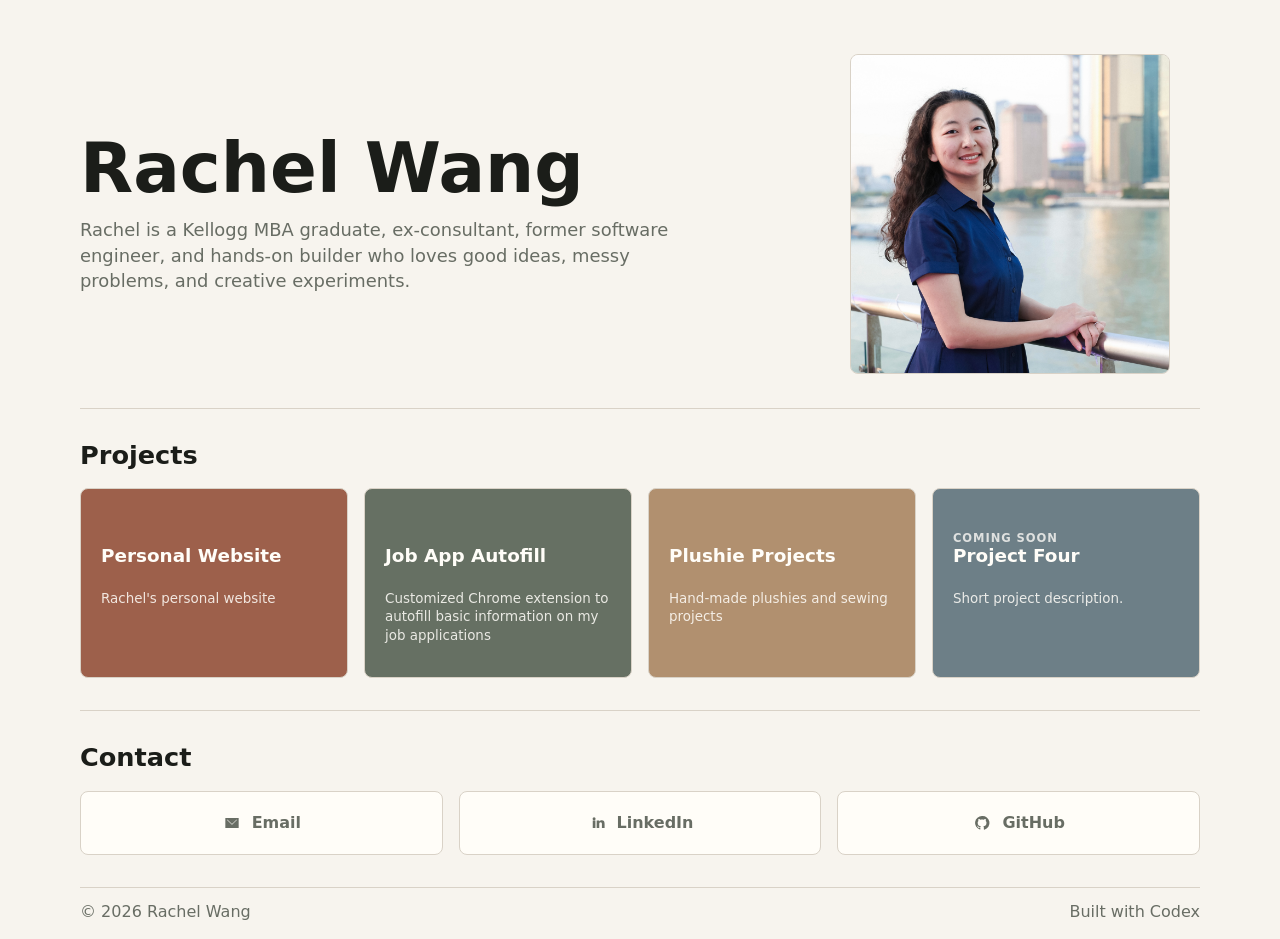
<file: index.html>
<!DOCTYPE html>
<html lang="en">
<head>
  <meta charset="UTF-8">
  <meta name="viewport" content="width=device-width, initial-scale=1.0">
  <meta name="description" content="Rachel Wang's personal website and project portfolio.">
  <title>Rachel Wang</title>
  <link rel="stylesheet" href="styles.css">
</head>
<body>
  <main id="top">
    <section class="intro" aria-labelledby="intro-title">
      <div class="intro-copy">
        <h1 id="intro-title">Rachel Wang</h1>
        <p class="intro-line">Rachel is a Kellogg MBA graduate, ex-consultant, former software engineer, and hands-on builder who loves good ideas, messy problems, and creative experiments.</p>
      </div>
      <figure class="intro-image">
        <img src="assets/IMG_7896.jpg" alt="Rachel Wang headshot.">
      </figure>
    </section>

    <section class="projects" id="projects" aria-labelledby="projects-title">
      <h2 id="projects-title">Projects</h2>
      <div class="project-grid">
        <a class="project-card project-card-one" href="https://github.com/RachelWrw/personal-website" target="_blank" rel="noreferrer">
          <span></span>
          <h3>Personal Website</h3>
          <p>Rachel's personal website</p>
        </a>
        <a class="project-card project-card-two" href="https://github.com/RachelWrw/application-autofill" target="_blank" rel="noreferrer">
          <span></span>
          <h3>Job App Autofill</h3>
          <p>Customized Chrome extension to autofill basic information on my job applications</p>
        </a>
        <a class="project-card project-card-three" href="plushie-projects.html">
          <span></span>
          <h3>Plushie Projects</h3>
          <p>Hand-made plushies and sewing projects</p>
        </a>
        <a class="project-card project-card-four" href="#" target="_blank" rel="noreferrer">
          <span>Coming soon</span>
          <h3>Project Four</h3>
          <p>Short project description.</p>
        </a>
      </div>
    </section>

    <section class="contact" id="contact" aria-labelledby="contact-title">
      <h2 id="contact-title">Contact</h2>
      <div class="contact-grid">
        <a href="mailto:rachel.wang2@kellogg.northwestern.edu" target="_blank" rel="noreferrer">
          <svg aria-hidden="true" viewBox="0 0 24 24"><path d="M4 6h16v12H4V6Zm8 7.1L6.7 8H5.8l6.2 6 6.2-6h-.9L12 13.1Z"/></svg>
          <span>Email</span>
        </a>
        <a href="https://www.linkedin.com/in/rachel-ruiqi-wang/" target="_blank" rel="noreferrer">
          <svg aria-hidden="true" viewBox="0 0 24 24"><path d="M6.9 8.9h3.2V18H6.9V8.9ZM8.5 5a1.8 1.8 0 1 1 0 3.6A1.8 1.8 0 0 1 8.5 5Zm3.2 3.9h3v1.2h.1c.4-.8 1.4-1.5 2.8-1.5 3 0 3.5 1.9 3.5 4.5V18h-3.2v-4.4c0-1.1 0-2.4-1.5-2.4s-1.7 1.1-1.7 2.3V18h-3.1V8.9Z"/></svg>
          <span>LinkedIn</span>
        </a>
        <a href="https://github.com/RachelWrw" target="_blank" rel="noreferrer">
          <svg aria-hidden="true" viewBox="0 0 24 24"><path d="M12 3.7a8.3 8.3 0 0 0-2.6 16.2c.4.1.6-.2.6-.4v-1.5c-2.3.5-2.8-1-2.8-1-.4-.9-.9-1.1-.9-1.1-.8-.5.1-.5.1-.5.8.1 1.3.9 1.3.9.7 1.3 2 1 2.4.7.1-.5.3-1 .5-1.2-1.8-.2-3.8-.9-3.8-4.1 0-.9.3-1.6.9-2.2-.1-.2-.4-1 .1-2.2 0 0 .7-.2 2.3.8.7-.2 1.3-.3 2-.3s1.4.1 2 .3c1.6-1 2.3-.8 2.3-.8.5 1.2.2 2 .1 2.2.6.6.9 1.3.9 2.2 0 3.2-1.9 3.9-3.8 4.1.3.3.6.8.6 1.6v2.2c0 .2.2.5.6.4A8.3 8.3 0 0 0 12 3.7Z"/></svg>
          <span>GitHub</span>
        </a>
      </div>
    </section>
  </main>

  <footer class="site-footer">
    <p>&copy; <span id="year"></span> Rachel Wang</p>
    <p>Built with Codex</p>
  </footer>

  <script src="script.js"></script>
</body>
</html>
</file>
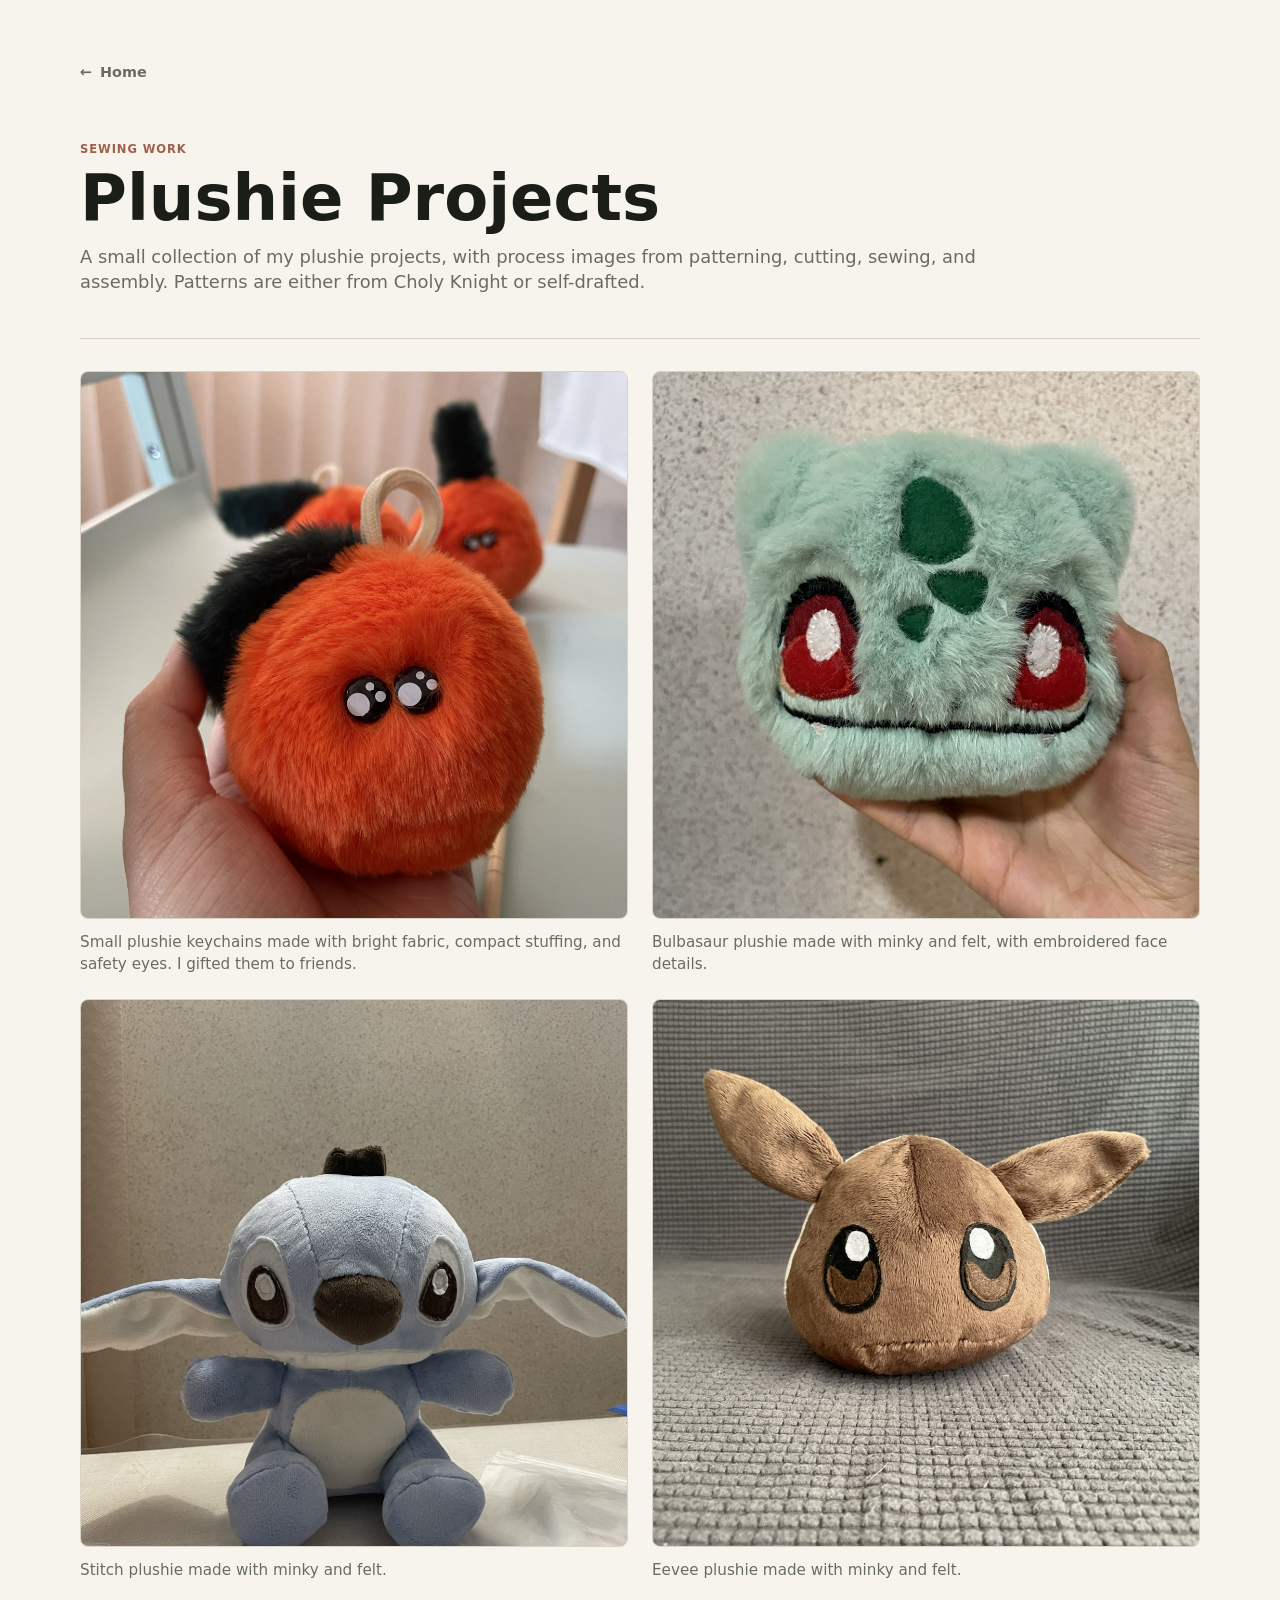
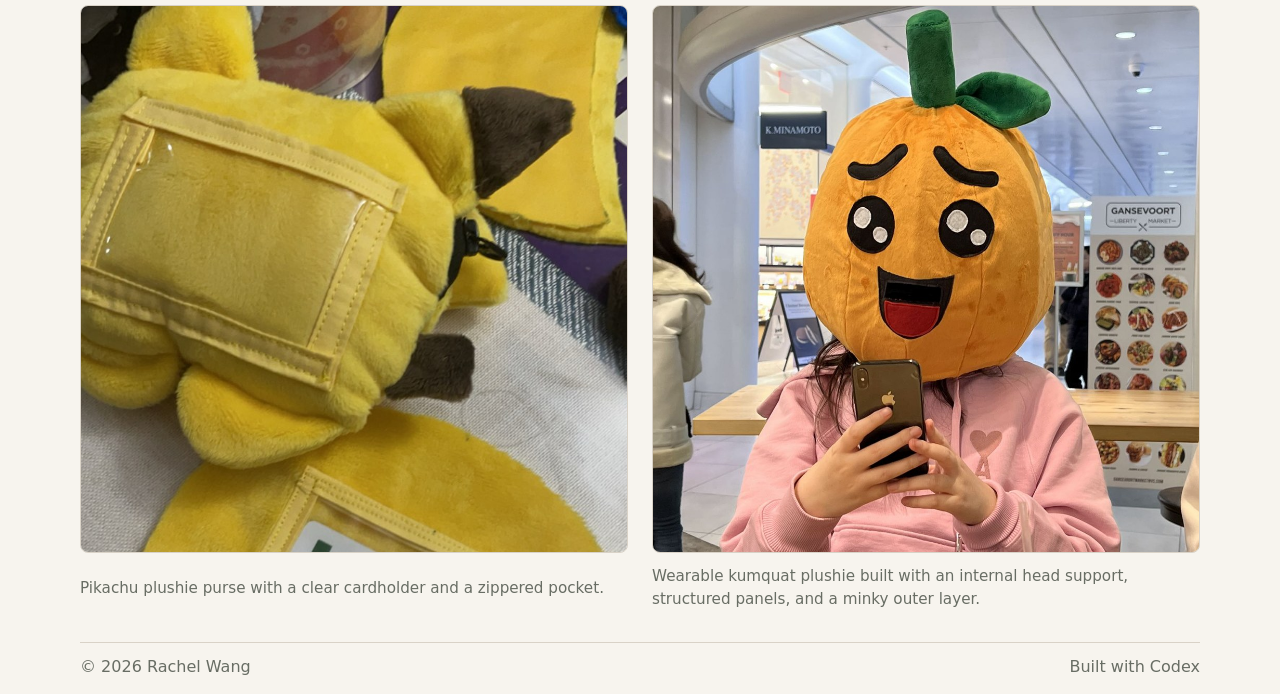
<file: plushie-projects.html>
<!DOCTYPE html>
<html lang="en">
<head>
  <meta charset="UTF-8">
  <meta name="viewport" content="width=device-width, initial-scale=1.0">
  <meta name="description" content="Rachel Wang's plushie sewing projects and process photos.">
  <title>Plushie Projects | Rachel Wang</title>
  <link rel="stylesheet" href="styles.css">
</head>
<body>
  <main class="project-page">
    <a class="back-link" href="index.html" aria-label="Back to home">
      <span aria-hidden="true">&larr;</span>
      <span>Home</span>
    </a>

    <section class="project-page-hero" aria-labelledby="plushie-title">
      <p class="project-kicker">Sewing Work</p>
      <h1 id="plushie-title">Plushie Projects</h1>
      <p class="intro-line">A small collection of my plushie projects, with process images from patterning, cutting, sewing, and assembly. Patterns are either from <a href="http://cholyknight.com/plushies/" target="_blank" rel="noreferrer">Choly Knight</a> or self-drafted.</p>
    </section>

    <section class="plushie-gallery" aria-label="Completed plushie projects">
      <article class="plushie-card">
        <div class="plushie-image" tabindex="0">
          <img class="plushie-final" src="assets/plushie-projects/keychain/final.jpg" alt="Finished orange plushie keychain.">
          <div class="plushie-progress" aria-hidden="true">
            <img class="plushie-progress-image" src="assets/plushie-projects/keychain/progress-1.jpg" alt="">
          </div>
        </div>
        <p>Small plushie keychains made with bright fabric, compact stuffing, and safety eyes. I gifted them to friends.</p>
      </article>

      <article class="plushie-card">
        <div class="plushie-image" tabindex="0">
          <img class="plushie-final" src="assets/plushie-projects/bulbasaur/final.jpg" alt="Finished Bulbasaur plushie.">
          <div class="plushie-progress" aria-hidden="true">
            <img class="plushie-progress-image" src="assets/plushie-projects/bulbasaur/progress-1.jpg" alt="">
            <img class="plushie-progress-image" src="assets/plushie-projects/bulbasaur/progress-2.jpg" alt="">
          </div>
        </div>
        <p>Bulbasaur plushie made with minky and felt, with embroidered face details.</p>
      </article>

      <article class="plushie-card">
        <div class="plushie-image" tabindex="0">
          <img class="plushie-final" src="assets/plushie-projects/stitch/final.jpg" alt="Finished Stitch plushie.">
          <div class="plushie-progress" aria-hidden="true">
            <img class="plushie-progress-image" src="assets/plushie-projects/stitch/progress-1.jpg" alt="">
            <img class="plushie-progress-image" src="assets/plushie-projects/stitch/progress-2.jpg" alt="">
            <img class="plushie-progress-image" src="assets/plushie-projects/stitch/progress-3.jpg" alt="">
          </div>
        </div>
        <p>Stitch plushie made with minky and felt.</p>
      </article>

      <article class="plushie-card">
        <div class="plushie-image" tabindex="0">
          <img class="plushie-final" src="assets/plushie-projects/eevee/final.jpg" alt="Finished Eevee plushie.">
        </div>
        <p>Eevee plushie made with minky and felt.</p>
      </article>

      <article class="plushie-card">
        <div class="plushie-image pikachu-image" tabindex="0">
          <img class="plushie-final" src="assets/plushie-projects/pikachu/final.jpg" alt="Finished Pikachu plushie bag.">
          <div class="plushie-progress" aria-hidden="true">
            <img class="plushie-progress-image" src="assets/plushie-projects/pikachu/progress-1.jpg" alt="">
            <img class="plushie-progress-image" src="assets/plushie-projects/pikachu/progress-2.jpg" alt="">
            <img class="plushie-progress-image" src="assets/plushie-projects/pikachu/progress-3.jpg" alt="">
            <img class="plushie-progress-image" src="assets/plushie-projects/pikachu/progress-4.jpg" alt="">
          </div>
        </div>
        <p>Pikachu plushie purse with a clear cardholder and a zippered pocket.</p>
      </article>

      <article class="plushie-card">
        <div class="plushie-image" tabindex="0">
          <img class="plushie-final" src="assets/plushie-projects/wearable/final.jpg" alt="Finished wearable orange plushie headpiece.">
          <div class="plushie-progress" aria-hidden="true">
            <img class="plushie-progress-image" src="assets/plushie-projects/wearable/progress-1.jpg" alt="">
            <img class="plushie-progress-image" src="assets/plushie-projects/wearable/progress-2.jpg" alt="">
            <img class="plushie-progress-image" src="assets/plushie-projects/wearable/progress-3.jpg" alt="">
            <img class="plushie-progress-image" src="assets/plushie-projects/wearable/progress-4.jpg" alt="">
          </div>
        </div>
        <p>Wearable kumquat plushie built with an internal head support, structured panels, and a minky outer layer.</p>
      </article>
    </section>
  </main>

  <footer class="site-footer">
    <p>&copy; <span id="year"></span> Rachel Wang</p>
    <p>Built with Codex</p>
  </footer>

  <script src="script.js"></script>
</body>
</html>
</file>
<file: styles.css>
:root {
  --paper: #f7f4ee;
  --ink: #1b1d19;
  --muted: #686d64;
  --line: #d9d2c7;
  --card: #fffdf8;
  --accent: #9d604b;
}

* {
  box-sizing: border-box;
}

html {
  scroll-behavior: smooth;
}

body {
  margin: 0;
  background: var(--paper);
  color: var(--ink);
  font-family: ui-sans-serif, system-ui, -apple-system, BlinkMacSystemFont, "Segoe UI", sans-serif;
}

a {
  color: inherit;
  text-decoration: none;
}

img {
  display: block;
  max-width: 100%;
}

main {
  width: min(1120px, calc(100% - 40px));
  margin: 0 auto;
}

.intro {
  display: grid;
  grid-template-columns: minmax(0, 0.9fr) minmax(240px, 0.5fr);
  gap: clamp(24px, 5vw, 56px);
  align-items: center;
  min-height: 44vh;
  padding: clamp(26px, 5vw, 54px) 0 clamp(22px, 3vw, 34px);
}

.intro-copy {
  max-width: 640px;
}

h1,
h2,
h3,
p {
  margin-top: 0;
}

h1 {
  margin-bottom: 14px;
  font-size: clamp(2.5rem, 5.4vw, 4.6rem);
  line-height: 1;
  letter-spacing: 0;
  white-space: nowrap;
}

.intro-line {
  max-width: 720px;
  margin-bottom: 0;
  color: var(--muted);
  font-size: clamp(0.98rem, 1.45vw, 1.12rem);
  line-height: 1.42;
}

.intro-line a {
  color: inherit;
  text-decoration: none;
}

.intro-image {
  margin: 0;
  justify-self: center;
  width: min(100%, 320px);
  overflow: hidden;
  background: var(--card);
  border: 1px solid var(--line);
  border-radius: 8px;
}

.intro-image img {
  width: 100%;
  aspect-ratio: 1 / 1;
  object-fit: cover;
}

.projects,
.contact {
  padding: clamp(20px, 3vw, 32px) 0;
  border-top: 1px solid var(--line);
}

h2 {
  margin-bottom: 18px;
  font-size: clamp(1.35rem, 2vw, 1.8rem);
  line-height: 1.15;
  letter-spacing: 0;
}

.project-grid {
  display: grid;
  grid-template-columns: repeat(auto-fit, minmax(220px, 1fr));
  gap: 16px;
}

.project-card {
  --project-bg: #8f6f5a;

  position: relative;
  display: grid;
  grid-template-rows: 1fr 0.9rem 2.8rem 4.2rem;
  align-items: start;
  min-height: 190px;
  padding: 20px;
  color: #fffdf8;
  background: var(--project-bg);
  border: 1px solid var(--line);
  border-radius: 8px;
  overflow: hidden;
  transition: transform 160ms ease, border-color 160ms ease;
}

.project-card:hover,
.project-card:focus-visible {
  border-color: var(--accent);
  transform: translateY(-2px);
}

.project-card-one {
  --project-bg: #9d604b;
}

.project-card-two {
  --project-bg: #667063;
}

.project-card-three {
  --project-bg: #b1906f;
}

.project-card-four {
  --project-bg: #6d7f87;
}

.project-card-five {
  --project-bg: #8f6f5a;
}

.project-card span {
  display: block;
  grid-row: 2;
  margin-bottom: 0;
  color: rgba(255, 253, 248, 0.78);
  font-size: 0.72rem;
  line-height: 0.9rem;
  font-weight: 800;
  letter-spacing: 0.08em;
  text-transform: uppercase;
}

.project-card h3 {
  grid-row: 3;
  align-self: start;
  margin-bottom: 0;
  font-size: 1.15rem;
  line-height: 1.2;
}

.project-card p {
  grid-row: 4;
  margin-bottom: 0;
  color: rgba(255, 253, 248, 0.86);
  font-size: 0.84rem;
  line-height: 1.35;
}

.contact h2 {
  margin-bottom: 18px;
}

.contact-grid {
  display: grid;
  grid-template-columns: repeat(3, minmax(0, 1fr));
  gap: 16px;
}

.contact-grid a {
  display: flex;
  align-items: center;
  justify-content: center;
  gap: 10px;
  min-height: 64px;
  padding: 18px 20px;
  background: var(--card);
  border: 1px solid var(--line);
  border-radius: 8px;
  color: var(--muted);
  font-weight: 800;
}

.contact-grid svg {
  width: 20px;
  height: 20px;
  flex: 0 0 auto;
  fill: currentColor;
}

.contact-grid a:hover,
.contact-grid a:focus-visible {
  color: var(--ink);
  border-color: var(--accent);
}

.site-footer {
  display: flex;
  justify-content: space-between;
  width: min(1120px, calc(100% - 40px));
  margin: 0 auto;
  padding: 14px 0 18px;
  color: var(--muted);
  border-top: 1px solid var(--line);
}

.site-footer p {
  margin: 0;
}

.site-footer a {
  font-weight: 700;
}

.project-page {
  padding-top: clamp(24px, 5vw, 52px);
}

.back-link {
  display: inline-flex;
  align-items: center;
  gap: 8px;
  min-height: 40px;
  margin-bottom: clamp(24px, 5vw, 52px);
  color: var(--muted);
  font-size: 0.9rem;
  font-weight: 800;
}

.back-link:hover,
.back-link:focus-visible {
  color: var(--ink);
}

.project-page-hero {
  max-width: 900px;
  padding-bottom: clamp(24px, 4vw, 44px);
}

.project-page-hero .intro-line {
  max-width: 900px;
}

.project-page-hero h1 {
  margin-bottom: 14px;
  font-size: clamp(2.35rem, 5vw, 4.4rem);
}

.project-kicker {
  margin-bottom: 10px;
  color: var(--accent);
  font-size: 0.72rem;
  font-weight: 800;
  letter-spacing: 0.08em;
  line-height: 1;
  text-transform: uppercase;
}

.plushie-gallery {
  display: grid;
  grid-template-columns: repeat(2, minmax(0, 1fr));
  gap: 24px;
  padding: clamp(20px, 3vw, 32px) 0;
  border-top: 1px solid var(--line);
}

.plushie-card {
  display: grid;
  gap: 12px;
}

.plushie-image {
  position: relative;
  aspect-ratio: 1 / 1;
  min-height: 0;
  overflow: hidden;
  background: var(--card);
  border: 1px solid var(--line);
  border-radius: 8px;
}

.plushie-final {
  width: 100%;
  height: 100%;
  object-fit: cover;
}

.pikachu-image .plushie-final {
  object-position: center 18%;
}

.plushie-progress {
  position: absolute;
  inset: 0;
  display: grid;
  grid-template-columns: repeat(2, minmax(0, 1fr));
  align-content: center;
  gap: 8px;
  padding: 12px;
  background: rgba(27, 29, 25, 0.18);
  opacity: 0;
  transform: translateY(8px);
  transition: opacity 180ms ease, transform 180ms ease;
}

.plushie-progress:has(.plushie-progress-image:nth-child(1):last-child) {
  grid-template-columns: 1fr;
}

.plushie-progress:has(.plushie-progress-image:nth-child(3):last-child) {
  grid-template-columns: repeat(3, minmax(0, 1fr));
}

.plushie-card:hover .plushie-progress,
.plushie-card:focus-within .plushie-progress {
  opacity: 1;
  transform: translateY(0);
}

.plushie-progress-image {
  display: block;
  min-width: 0;
  width: 100%;
  aspect-ratio: 1 / 1;
  object-fit: cover;
  background: rgba(255, 253, 248, 0.28);
  border: 1px solid rgba(255, 253, 248, 0.34);
  border-radius: 6px;
}

.plushie-card p {
  margin-bottom: 0;
  color: var(--muted);
  font-size: 0.95rem;
  line-height: 1.45;
}

@media (max-width: 780px) {
  .intro,
  .project-grid,
  .contact-grid {
    grid-template-columns: 1fr;
  }

  .intro {
    min-height: auto;
  }

  h1 {
    white-space: normal;
  }

  .plushie-progress {
    opacity: 1;
    transform: none;
  }

  .plushie-gallery {
    grid-template-columns: 1fr;
  }
}

@media (max-width: 520px) {
  main,
  .site-footer {
    width: min(100% - 28px, 1120px);
  }

  .project-card {
    min-height: 136px;
  }
}
</file>
